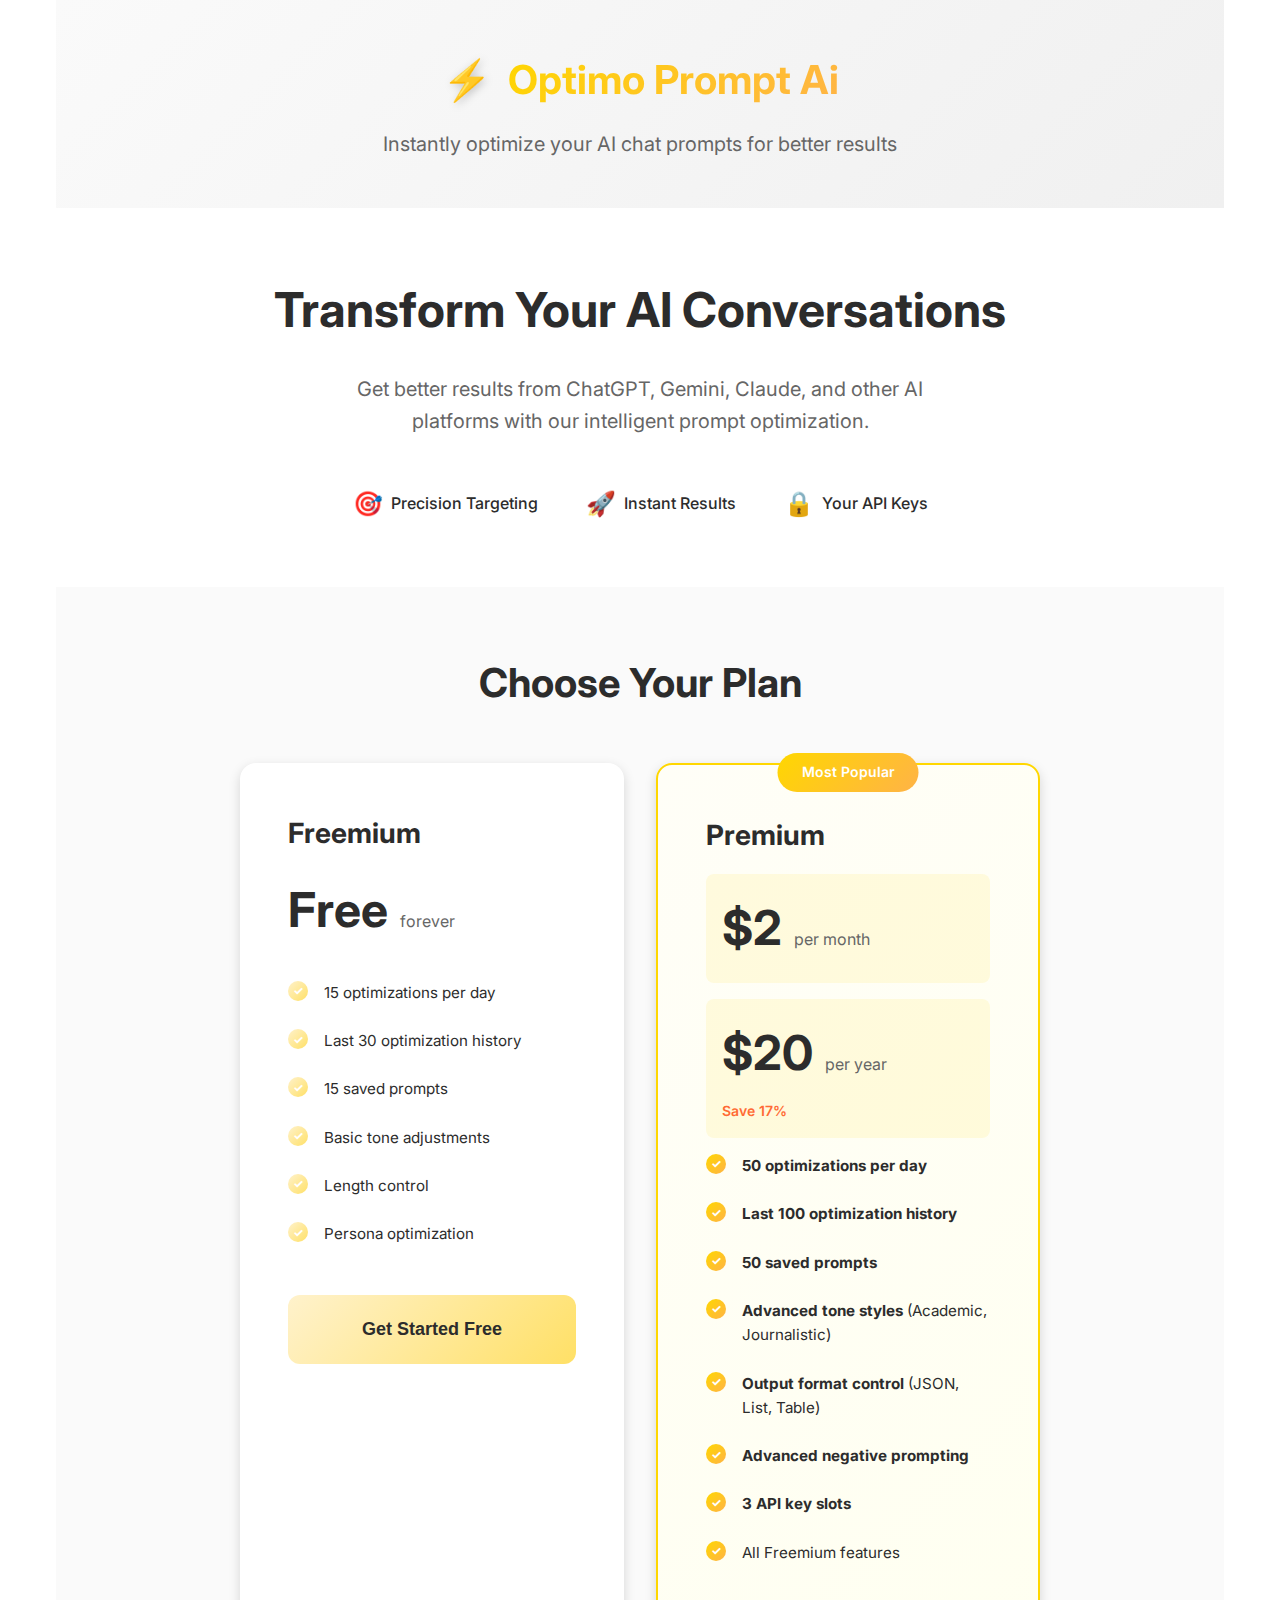
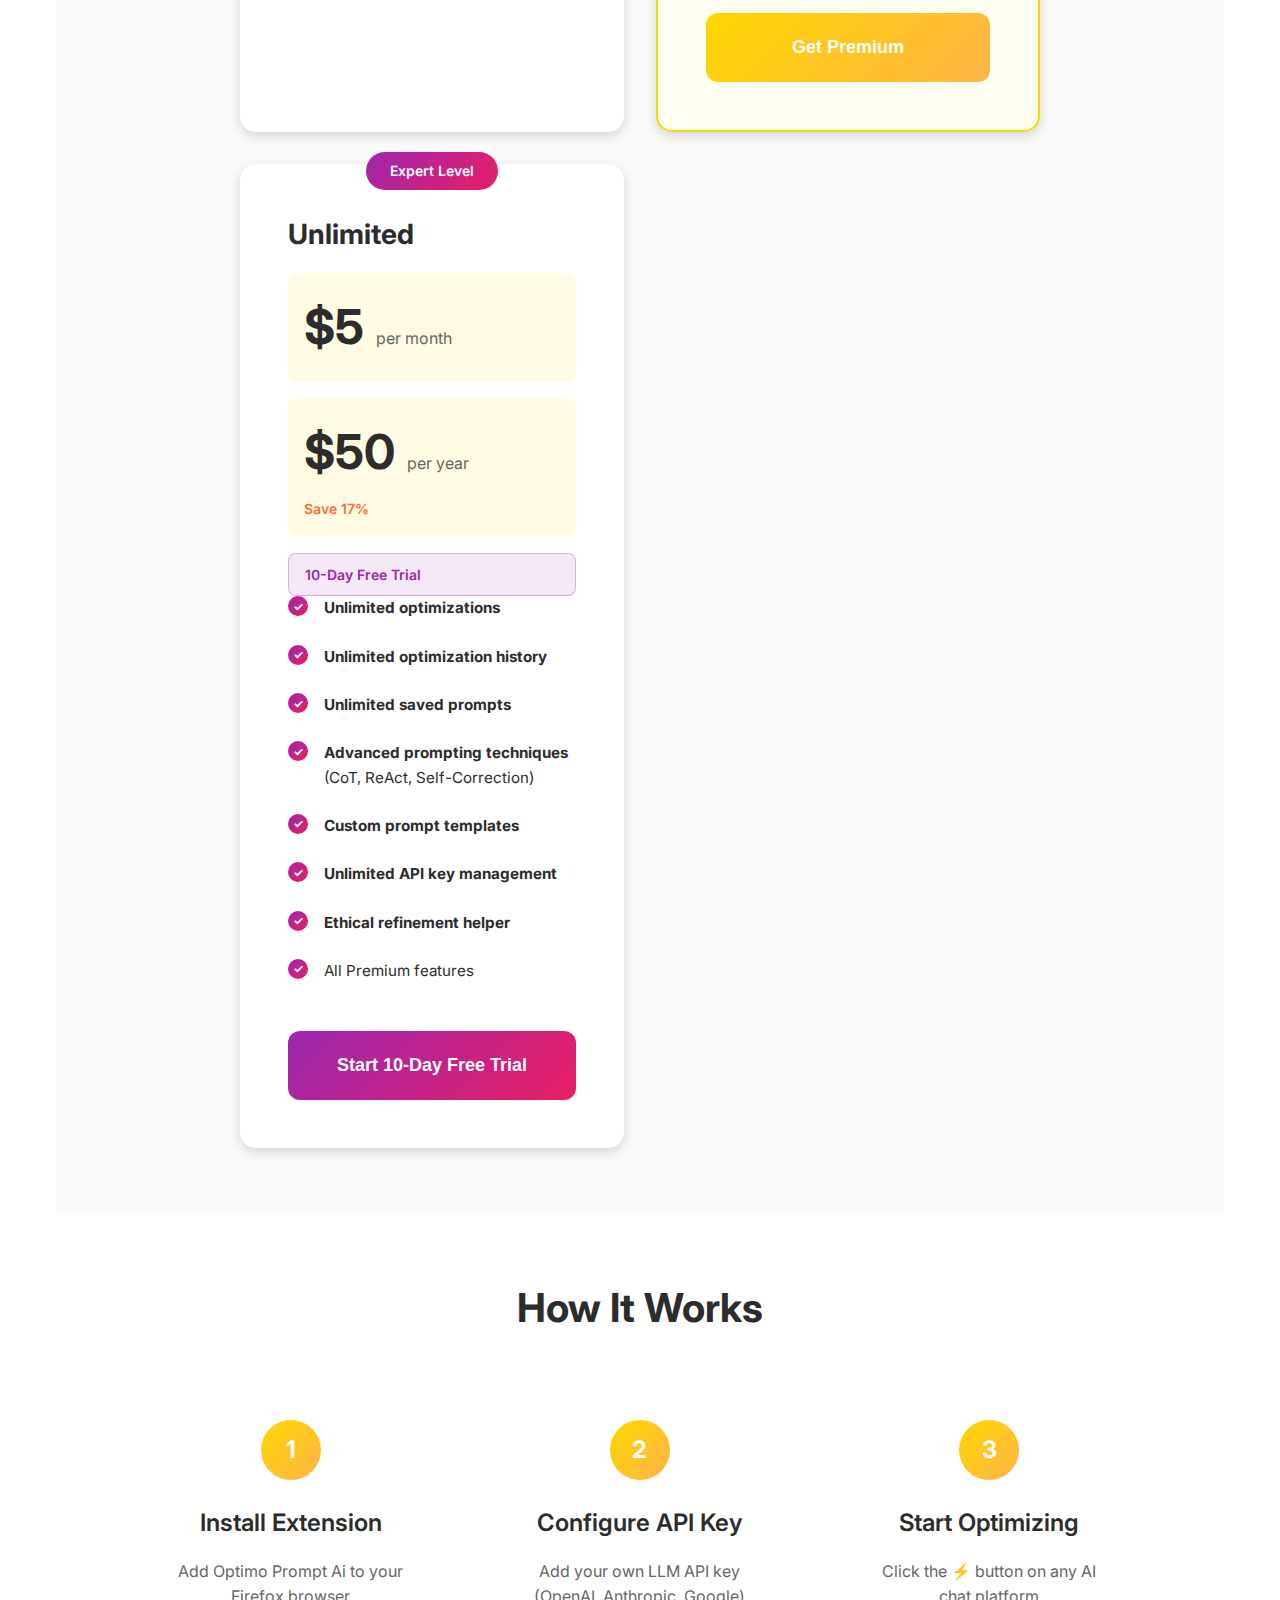
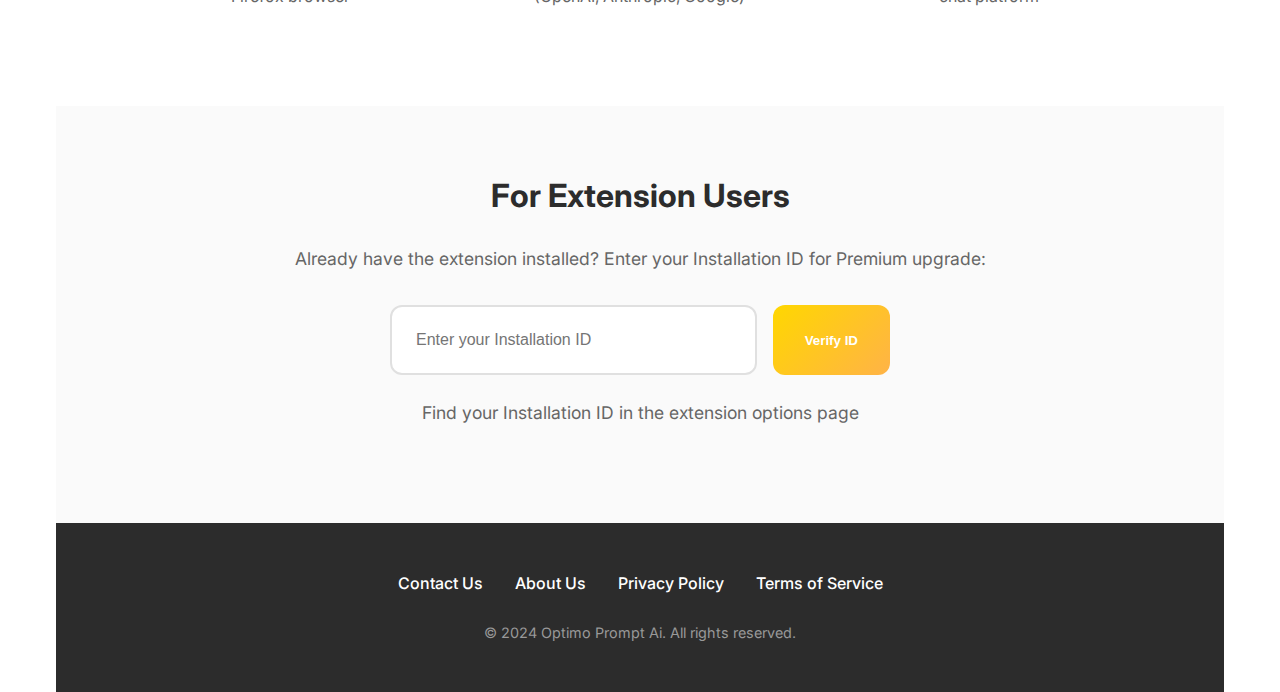
<file: index.html>
<!DOCTYPE html>
<html lang="en">
<head>
    <meta charset="UTF-8">
    <meta name="viewport" content="width=device-width, initial-scale=1.0">
    <title>Optimo Prompt Ai - Optimize Your AI Prompts</title>
    <link rel="stylesheet" href="styles.css">
    <link rel="preconnect" href="https://fonts.googleapis.com">
    <link rel="preconnect" href="https://fonts.gstatic.com" crossorigin>
    <link href="https://fonts.googleapis.com/css2?family=Inter:wght@300;400;500;600;700&display=swap" rel="stylesheet">
</head>
<body>
    <div class="container">
        <!-- Header -->
        <header class="header">
            <div class="logo">
                <span class="logo-icon">⚡</span>
                <h1>Optimo Prompt Ai</h1>
            </div>
            <p class="tagline">Instantly optimize your AI chat prompts for better results</p>
        </header>

        <!-- Hero Section -->
        <section class="hero">
            <h2>Transform Your AI Conversations</h2>
            <p>Get better results from ChatGPT, Gemini, Claude, and other AI platforms with our intelligent prompt optimization.</p>
            <div class="hero-features">
                <div class="feature-item">
                    <span class="feature-icon">🎯</span>
                    <span>Precision Targeting</span>
                </div>
                <div class="feature-item">
                    <span class="feature-icon">🚀</span>
                    <span>Instant Results</span>
                </div>
                <div class="feature-item">
                    <span class="feature-icon">🔒</span>
                    <span>Your API Keys</span>
                </div>
            </div>
        </section>

        <!-- Pricing Tiers -->
        <section class="pricing">
            <h3>Choose Your Plan</h3>
            <div class="pricing-grid">
                <!-- Freemium Tier -->
                <div class="pricing-card freemium">
                    <div class="card-header">
                        <h4>Freemium</h4>
                        <div class="price">
                            <span class="amount">Free</span>
                            <span class="period">forever</span>
                        </div>
                    </div>
                    <div class="features">
                        <div class="feature">
                            <span class="check">✓</span>
                            <span>15 optimizations per day</span>
                        </div>
                        <div class="feature">
                            <span class="check">✓</span>
                            <span>Last 30 optimization history</span>
                        </div>
                        <div class="feature">
                            <span class="check">✓</span>
                            <span>15 saved prompts</span>
                        </div>
                        <div class="feature">
                            <span class="check">✓</span>
                            <span>Basic tone adjustments</span>
                        </div>
                        <div class="feature">
                            <span class="check">✓</span>
                            <span>Length control</span>
                        </div>
                        <div class="feature">
                            <span class="check">✓</span>
                            <span>Persona optimization</span>
                        </div>
                    </div>
                    <button class="cta-button free">Get Started Free</button>
                </div>

                <!-- Premium Tier -->
                <div class="pricing-card premium">
                    <div class="card-header">
                        <div class="popular-badge">Most Popular</div>
                        <h4>Premium</h4>
                        <div class="price-options">
                            <div class="price monthly">
                                <span class="amount">$2</span>
                                <span class="period">per month</span>
                            </div>
                            <div class="price yearly">
                                <span class="amount">$20</span>
                                <span class="period">per year</span>
                                <span class="savings">Save 17%</span>
                            </div>
                        </div>
                    </div>
                    <div class="features">
                        <div class="feature">
                            <span class="check premium">✓</span>
                            <span><strong>50 optimizations per day</strong></span>
                        </div>
                        <div class="feature">
                            <span class="check premium">✓</span>
                            <span><strong>Last 100 optimization history</strong></span>
                        </div>
                        <div class="feature">
                            <span class="check premium">✓</span>
                            <span><strong>50 saved prompts</strong></span>
                        </div>
                        <div class="feature">
                            <span class="check premium">✓</span>
                            <span><strong>Advanced tone styles</strong> (Academic, Journalistic)</span>
                        </div>
                        <div class="feature">
                            <span class="check premium">✓</span>
                            <span><strong>Output format control</strong> (JSON, List, Table)</span>
                        </div>
                        <div class="feature">
                            <span class="check premium">✓</span>
                            <span><strong>Advanced negative prompting</strong></span>
                        </div>
                        <div class="feature">
                            <span class="check premium">✓</span>
                            <span><strong>3 API key slots</strong></span>
                        </div>
                        <div class="feature">
                            <span class="check premium">✓</span>
                            <span>All Freemium features</span>
                        </div>
                    </div>
                    <button class="cta-button premium" id="get-premium-btn">Get Premium</button>
                </div>

                <!-- Unlimited Tier -->
                <div class="pricing-card unlimited">
                    <div class="card-header">
                        <div class="unlimited-badge">Expert Level</div>
                        <h4>Unlimited</h4>
                        <div class="price-options">
                            <div class="price monthly">
                                <span class="amount">$5</span>
                                <span class="period">per month</span>
                            </div>
                            <div class="price yearly">
                                <span class="amount">$50</span>
                                <span class="period">per year</span>
                                <span class="savings">Save 17%</span>
                            </div>
                        </div>
                        <div class="trial-banner">
                            <span class="trial-text">10-Day Free Trial</span>
                        </div>
                    </div>
                    <div class="features">
                        <div class="feature">
                            <span class="check unlimited">✓</span>
                            <span><strong>Unlimited optimizations</strong></span>
                        </div>
                        <div class="feature">
                            <span class="check unlimited">✓</span>
                            <span><strong>Unlimited optimization history</strong></span>
                        </div>
                        <div class="feature">
                            <span class="check unlimited">✓</span>
                            <span><strong>Unlimited saved prompts</strong></span>
                        </div>
                        <div class="feature">
                            <span class="check unlimited">✓</span>
                            <span><strong>Advanced prompting techniques</strong> (CoT, ReAct, Self-Correction)</span>
                        </div>
                        <div class="feature">
                            <span class="check unlimited">✓</span>
                            <span><strong>Custom prompt templates</strong></span>
                        </div>
                        <div class="feature">
                            <span class="check unlimited">✓</span>
                            <span><strong>Unlimited API key management</strong></span>
                        </div>
                        <div class="feature">
                            <span class="check unlimited">✓</span>
                            <span><strong>Ethical refinement helper</strong></span>
                        </div>
                        <div class="feature">
                            <span class="check unlimited">✓</span>
                            <span>All Premium features</span>
                        </div>
                    </div>
                    <button class="cta-button unlimited" id="start-unlimited-trial-btn">Start 10-Day Free Trial</button>
                </div>
            </div>
        </section>

        <!-- How It Works -->
        <section class="how-it-works">
            <h3>How It Works</h3>
            <div class="steps">
                <div class="step">
                    <div class="step-number">1</div>
                    <h4>Install Extension</h4>
                    <p>Add Optimo Prompt Ai to your Firefox browser</p>
                </div>
                <div class="step">
                    <div class="step-number">2</div>
                    <h4>Configure API Key</h4>
                    <p>Add your own LLM API key (OpenAI, Anthropic, Google)</p>
                </div>
                <div class="step">
                    <div class="step-number">3</div>
                    <h4>Start Optimizing</h4>
                    <p>Click the ⚡ button on any AI chat platform</p>
                </div>
            </div>
        </section>

        <!-- User ID Section -->
        <section class="user-id-section">
            <h3>For Extension Users</h3>
            <p>Already have the extension installed? Enter your Installation ID for Premium upgrade:</p>
            <div class="user-id-input">
                <input type="text" id="user-id-input" placeholder="Enter your Installation ID">
                <button id="verify-id-btn">Verify ID</button>
            </div>
            <p class="user-id-help">Find your Installation ID in the extension options page</p>
        </section>

        <!-- Footer -->
        <footer class="footer">
            <div class="footer-links">
                <a href="#">Contact Us</a>
                <a href="#">About Us</a>
                <a href="#">Privacy Policy</a>
                <a href="#">Terms of Service</a>
            </div>
            <p>&copy; 2024 Optimo Prompt Ai. All rights reserved.</p>
        </footer>
    </div>

    <!-- Paddle.js Integration -->
    <script src="https://cdn.paddle.com/paddle/v2/paddle.js"></script>
    <script src="script.js"></script>
</body>
</html>
</file>
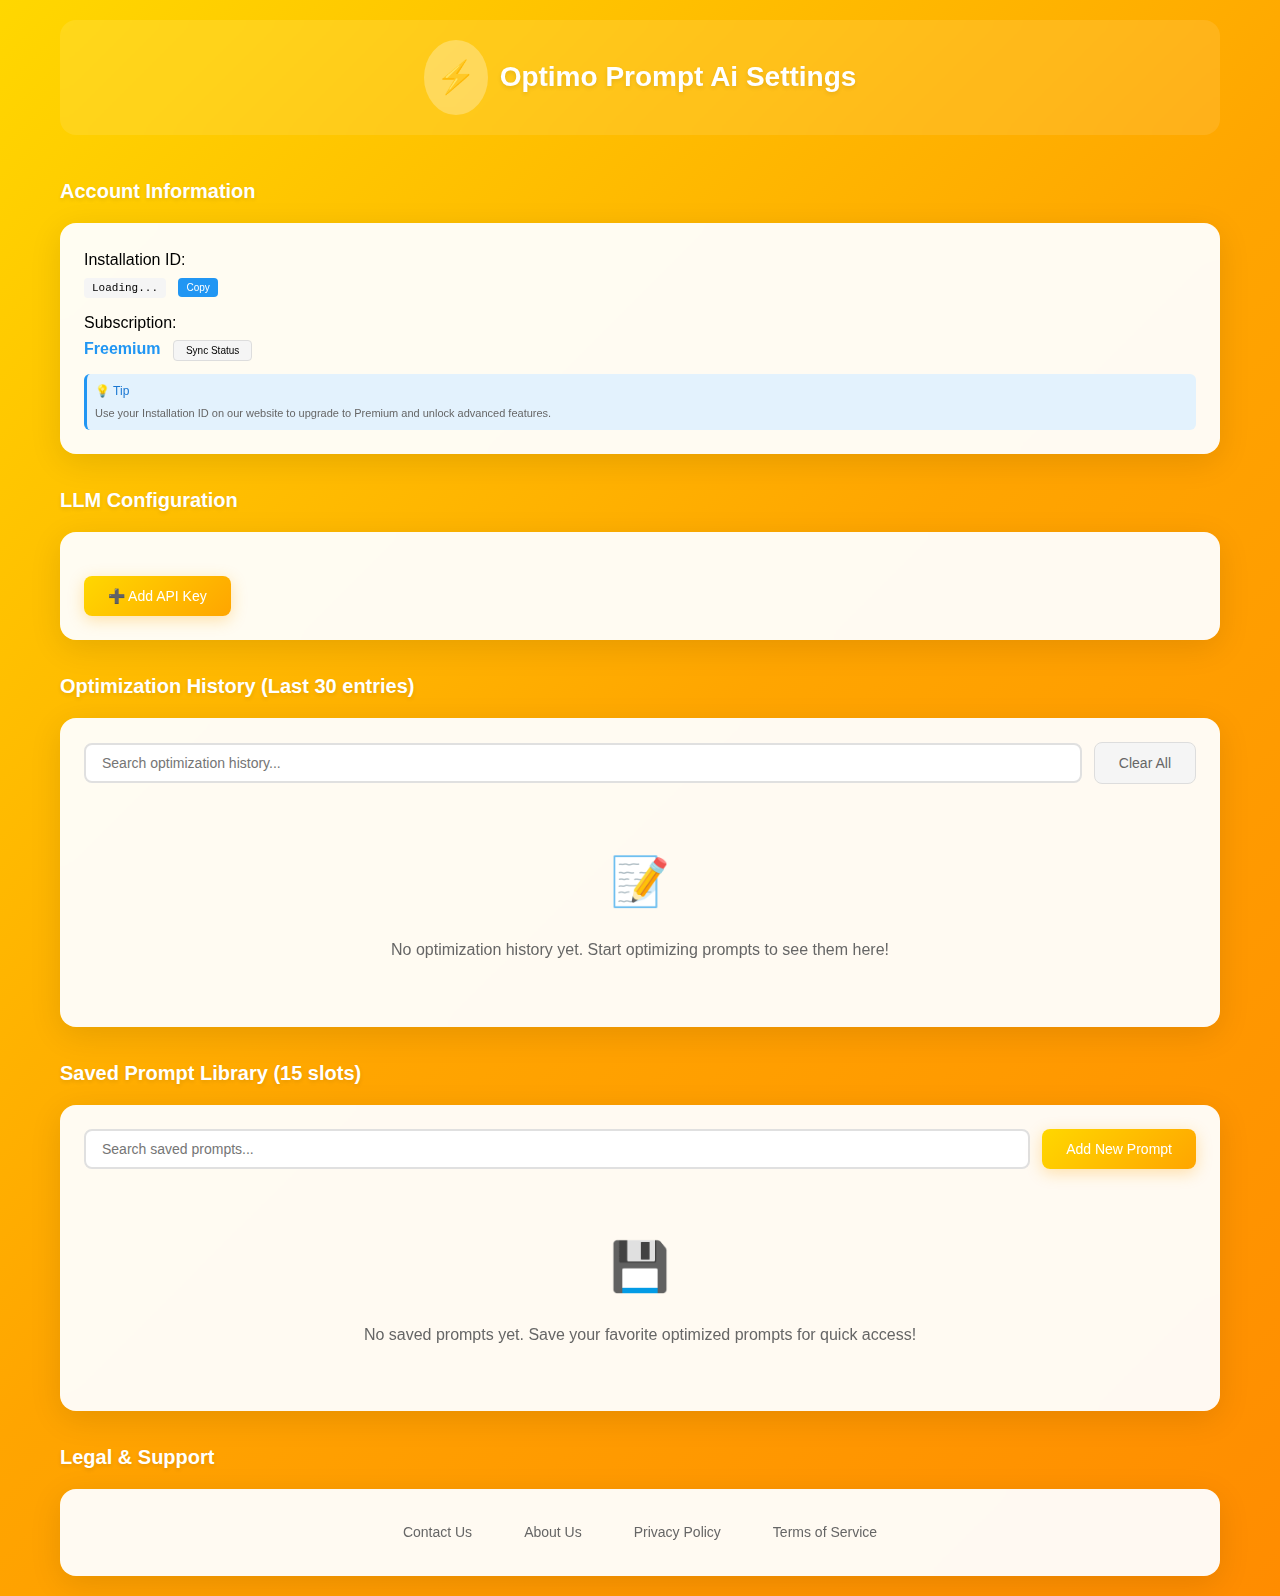
<file: options.html>
<!DOCTYPE html>
<html lang="en">
<head>
    <meta charset="UTF-8">
    <meta name="viewport" content="width=device-width, initial-scale=1.0">
    <title>Optimo Prompt Ai - Settings</title>
    <link rel="stylesheet" href="options.css">
</head>
<body>
    <div class="container">
        <header class="header">
            <div class="logo">
                <span class="lightning">⚡</span>
                <h1>Optimo Prompt Ai Settings</h1>
            </div>
        </header>

        <main class="main-content">
            <!-- Account & Subscription Section -->
            <section class="section">
                <h2>Account Information</h2>
                <div class="card">
                    <div class="account-info">
                        <div class="info-row">
                            <span class="info-label">Installation ID:</span>
                            <div class="info-value">
                                <code id="userIdDisplay" style="font-size: 11px; background: #f5f5f5; padding: 4px 8px; border-radius: 4px; user-select: all;">Loading...</code>
                                <button id="copyUserId" style="margin-left: 8px; padding: 4px 8px; font-size: 10px; background: #2196F3; color: white; border: none; border-radius: 4px; cursor: pointer;">Copy</button>
                            </div>
                        </div>
                        <div class="info-row" style="margin-top: 12px;">
                            <span class="info-label">Subscription:</span>
                            <div class="info-value">
                                <span id="subscriptionStatusDisplay" style="font-weight: 600; color: #2196F3;">Freemium</span>
                                <button id="syncBackend" style="margin-left: 8px; padding: 4px 12px; font-size: 10px; background: #f5f5f5; border: 1px solid #ddd; border-radius: 4px; cursor: pointer;">Sync Status</button>
                            </div>
                        </div>
                        <div style="margin-top: 12px; padding: 8px; background: #e3f2fd; border-radius: 6px; border-left: 3px solid #2196f3;">
                            <div style="font-size: 12px; color: #1976d2; margin-bottom: 4px;">💡 Tip</div>
                            <div style="font-size: 11px; color: #666;">Use your Installation ID on our website to upgrade to Premium and unlock advanced features.</div>
                        </div>
                    </div>
                </div>
            </section>

            <!-- Multi-LLM Configuration Section -->
            <section class="section">
                <h2 id="llmSectionTitle">LLM Configuration</h2>
                <div class="card">
                    <div id="apiKeysList" class="api-keys-list">
                        <!-- API keys will be loaded here -->
                    </div>
                    
                    <div id="addApiKeyForm" class="add-api-key-form" style="display: none;">
                        <div class="form-group">
                            <label for="llmProvider">LLM Provider</label>
                            <select id="llmProvider">
                                <option value="openai">OpenAI (GPT-4, GPT-3.5)</option>
                                <option value="anthropic">Anthropic (Claude)</option>
                                <option value="google">Google (Gemini)</option>
                                <option value="deepseek">DeepSeek</option>
                                <option value="kimi">Kimi</option>
                                <option value="grok">Grok</option>
                                <option value="qwen">Qwen</option>
                                <option value="mistral">Mistral</option>
                                <option value="glm">GLM 4.5</option>
                                <option value="llama">Llama</option>
                                <option value="together">Together AI</option>
                                <option value="openrouter">OpenRouter</option>
                                <option value="custom">Custom API Endpoint</option>
                            </select>
                            <div class="help-text">
                                <p>Choose your preferred LLM provider for prompt optimization.</p>
                            </div>
                        </div>
                        
                        <div class="form-group">
                            <label for="apiKey">API Key</label>
                            <div class="input-group">
                                <input type="password" id="apiKey" placeholder="Enter your API key">
                                <button type="button" id="toggleApiKey" class="toggle-btn" title="Toggle visibility">👁️</button>
                            </div>
                            <div class="help-text" id="apiKeyHelp">
                                <p>Get your API key from the provider's dashboard.</p>
                                <p>Your API key is stored locally and never shared with our servers.</p>
                            </div>
                        </div>
                        
                        <div class="form-group" id="customEndpointGroup" style="display: none;">
                            <label for="customEndpoint">Custom API Endpoint</label>
                            <input type="url" id="customEndpoint" placeholder="https://api.example.com/v1/chat/completions">
                            <div class="help-text">
                                <p>Enter the full URL for your custom LLM API endpoint.</p>
                            </div>
                        </div>
                        
                        <div class="form-group" id="modelGroup">
                            <label for="modelName">Model Name</label>
                            <input type="text" id="modelName" placeholder="gpt-4">
                            <div class="help-text">
                                <p>Specify the model to use (e.g., gpt-4, claude-3-sonnet, gemini-pro).</p>
                            </div>
                        </div>
                        
                        <div class="form-actions">
                            <button type="button" id="saveConfig" class="btn-primary">Save API Key</button>
                            <button type="button" id="testConnection" class="btn-secondary">Test Connection</button>
                            <button type="button" id="cancelAddKey" class="btn-secondary">Cancel</button>
                        </div>
                        <div id="configStatus" class="status-message"></div>
                    </div>
                    
                    <button type="button" id="addApiKeyBtn" class="btn-primary">
                        <span>➕</span> Add API Key
                    </button>
                </div>
            </section>

            <!-- Prompt Templates Section (Unlimited Only) -->
            <section class="section templates-section" id="templatesSection" style="display: none;">
                <h2>Prompt Templates</h2>
                <div class="card">
                    <div class="search-bar">
                        <input type="text" id="templatesSearch" placeholder="Search templates...">
                        <button type="button" id="addTemplate" class="btn-primary">Create Template</button>
                    </div>
                    <div id="templatesContainer" class="templates-container">
                        <div class="empty-state">
                            <span class="empty-icon">📋</span>
                            <p>No templates yet. Create your first custom prompt template!</p>
                        </div>
                    </div>
                </div>
            </section>

            <!-- Optimization History Section -->
            <section class="section history-section">
                <h2 id="historyTitle">Optimization History (Last 30 entries)</h2>
                <div class="card">
                    <div class="search-bar">
                        <input type="text" id="historySearch" placeholder="Search optimization history...">
                        <button type="button" id="clearHistory" class="btn-secondary">Clear All</button>
                    </div>
                    <div id="historyContainer" class="history-container">
                        <div class="empty-state">
                            <span class="empty-icon">📝</span>
                            <p>No optimization history yet. Start optimizing prompts to see them here!</p>
                        </div>
                    </div>
                </div>
            </section>

            <!-- Saved Prompt Library Section -->
            <section class="section library-section">
                <h2 id="libraryTitle">Saved Prompt Library (15 slots)</h2>
                <div class="card">
                    <div class="search-bar">
                        <input type="text" id="librarySearch" placeholder="Search saved prompts...">
                        <button type="button" id="addPrompt" class="btn-primary">Add New Prompt</button>
                    </div>
                    <div id="libraryContainer" class="library-container">
                        <div class="empty-state">
                            <span class="empty-icon">💾</span>
                            <p>No saved prompts yet. Save your favorite optimized prompts for quick access!</p>
                        </div>
                    </div>
                </div>
            </section>

            <!-- Legal Section -->
            <section class="section">
                <h2>Legal & Support</h2>
                <div class="card">
                    <div class="legal-links">
                        <a href="#" class="legal-link">Contact Us</a>
                        <a href="#" class="legal-link">About Us</a>
                        <a href="#" class="legal-link">Privacy Policy</a>
                        <a href="#" class="legal-link">Terms of Service</a>
                    </div>
                </div>
            </section>
        </main>
    </div>

    <!-- Modal for adding/editing prompts -->
    <div id="promptModal" class="modal">
        <div class="modal-content">
            <div class="modal-header">
                <h3 id="modalTitle">Add New Prompt</h3>
                <button type="button" id="closeModal" class="close-btn">×</button>
            </div>
            <div class="modal-body">
                <div class="form-group">
                    <label for="promptTitle">Title</label>
                    <input type="text" id="promptTitle" placeholder="Enter prompt title">
                </div>
                <div class="form-group">
                    <label for="promptContent">Prompt Content</label>
                    <textarea id="promptContent" rows="6" placeholder="Enter your prompt content"></textarea>
                </div>
            </div>
            <div class="modal-footer">
                <button type="button" id="cancelPrompt" class="btn-secondary">Cancel</button>
                <button type="button" id="savePrompt" class="btn-primary">Save</button>
            </div>
        </div>
    </div>

    <script src="options.js"></script>
</body>
</html>
</file>
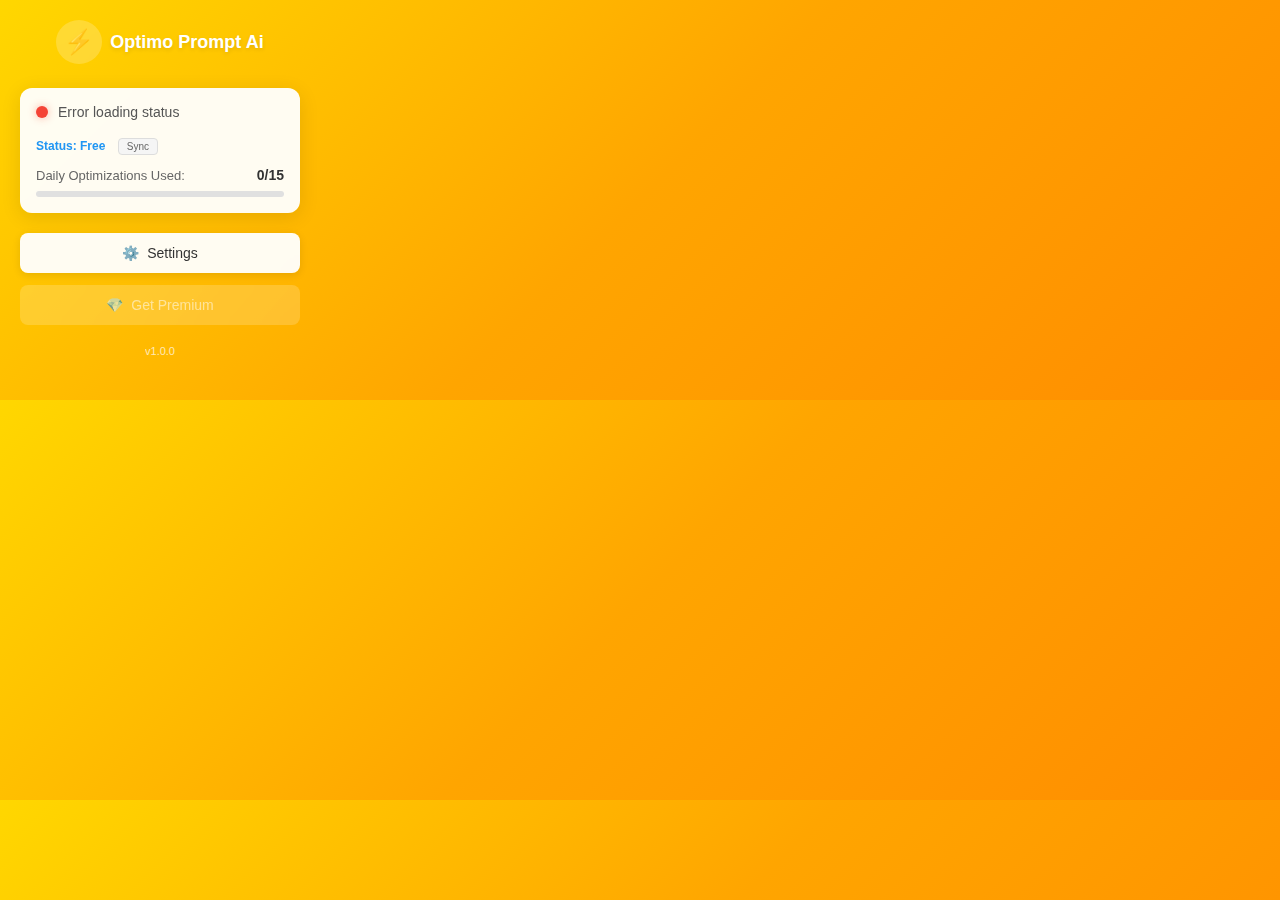
<file: popup.html>
<!DOCTYPE html>
<html lang="en">
<head>
    <meta charset="UTF-8">
    <meta name="viewport" content="width=device-width, initial-scale=1.0">
    <title>Optimo Prompt Ai</title>
    <link rel="stylesheet" href="popup.css">
</head>
<body>
    <div class="popup-container">
        <div class="header">
            <div class="logo">
                <span class="lightning">⚡</span>
                <h2>Optimo Prompt Ai</h2>
            </div>
        </div>
        
        <div class="status-section">
            <div class="api-status">
                <div class="status-indicator" id="statusIndicator"></div>
                <span id="statusMessage">Checking API status...</span>
            </div>
            
            <div class="subscription-info">
                <span id="subscriptionStatus" style="font-size: 12px; font-weight: 600; color: #2196F3;">Status: Free</span>
                <button id="syncBtn" style="
                    margin-left: 8px;
                    padding: 2px 8px;
                    font-size: 10px;
                    background: #f5f5f5;
                    border: 1px solid #ddd;
                    border-radius: 4px;
                    cursor: pointer;
                    color: #666;
                ">Sync</button>
            </div>
            
            <div class="usage-info">
                <div class="usage-counter">
                    <span class="usage-label">Daily Optimizations Used:</span>
                    <span class="usage-count" id="usageCount">0/15</span>
                </div>
                <div class="usage-bar">
                    <div class="usage-progress" id="usageProgress"></div>
                </div>
            </div>
        </div>
        
        <div class="actions">
            <button class="btn-primary" id="settingsBtn">
                <span>⚙️</span>
                Settings
            </button>
            <button class="btn-secondary" id="premiumBtn" disabled>
                <span>💎</span>
                Get Premium
            </button>
        </div>
        
        <div class="footer">
            <p class="version">v1.0.0</p>
        </div>
    </div>
    
    <script src="popup.js"></script>
</body>
</html>
</file>
<file: styles.css>
/* Optimo Prompt Ai - Landing Page Styles */
/* Modern clean UI with yellow gradient brand colors */

* {
    margin: 0;
    padding: 0;
    box-sizing: border-box;
}

:root {
    /* Brand Colors - Yellow Gradient Theme */
    --primary-gradient: linear-gradient(135deg, #ffd700 0%, #ffb347 100%);
    --secondary-gradient: linear-gradient(135deg, #fff2cc 0%, #ffe066 100%);
    --accent-gradient: linear-gradient(135deg, #ff8c00 0%, #ffa500 100%);
    
    /* Text Colors */
    --text-primary: #2c2c2c;
    --text-secondary: #666666;
    --text-muted: #999999;
    --text-white: #ffffff;
    
    /* Background Colors */
    --bg-primary: #ffffff;
    --bg-secondary: #fafafa;
    --bg-card: #ffffff;
    
    /* Spacing */
    --spacing-xs: 0.5rem;
    --spacing-sm: 1rem;
    --spacing-md: 1.5rem;
    --spacing-lg: 2rem;
    --spacing-xl: 3rem;
    --spacing-xxl: 4rem;
    
    /* Border Radius */
    --radius-sm: 8px;
    --radius-md: 12px;
    --radius-lg: 16px;
    
    /* Shadows */
    --shadow-sm: 0 2px 4px rgba(0, 0, 0, 0.1);
    --shadow-md: 0 4px 12px rgba(0, 0, 0, 0.15);
    --shadow-lg: 0 8px 24px rgba(0, 0, 0, 0.2);
}

body {
    font-family: 'Inter', -apple-system, BlinkMacSystemFont, 'Segoe UI', Roboto, sans-serif;
    line-height: 1.6;
    color: var(--text-primary);
    background: var(--bg-primary);
}

.container {
    max-width: 1200px;
    margin: 0 auto;
    padding: 0 var(--spacing-sm);
}

/* Header */
.header {
    text-align: center;
    padding: var(--spacing-xl) 0;
    background: linear-gradient(135deg, #fafafa 0%, #f0f0f0 100%);
}

.logo {
    display: flex;
    align-items: center;
    justify-content: center;
    gap: var(--spacing-sm);
    margin-bottom: var(--spacing-sm);
}

.logo-icon {
    font-size: 2.5rem;
    filter: drop-shadow(2px 2px 4px rgba(0, 0, 0, 0.2));
}

.logo h1 {
    font-size: 2.5rem;
    font-weight: 700;
    background: var(--primary-gradient);
    background-clip: text;
    -webkit-background-clip: text;
    -webkit-text-fill-color: transparent;
    color: #ffd700; /* Fallback for older browsers */
}

.tagline {
    font-size: 1.25rem;
    color: var(--text-secondary);
    margin-top: var(--spacing-sm);
}

/* Hero Section */
.hero {
    text-align: center;
    padding: var(--spacing-xxl) 0;
}

.hero h2 {
    font-size: 3rem;
    font-weight: 700;
    margin-bottom: var(--spacing-md);
    color: var(--text-primary);
}

.hero p {
    font-size: 1.25rem;
    color: var(--text-secondary);
    margin-bottom: var(--spacing-xl);
    max-width: 600px;
    margin-left: auto;
    margin-right: auto;
}

.hero-features {
    display: flex;
    justify-content: center;
    gap: var(--spacing-xl);
    flex-wrap: wrap;
}

.feature-item {
    display: flex;
    align-items: center;
    gap: var(--spacing-xs);
    font-weight: 500;
}

.feature-icon {
    font-size: 1.5rem;
}

/* Pricing Section */
.pricing {
    padding: var(--spacing-xxl) 0;
    background: var(--bg-secondary);
}

.pricing h3 {
    text-align: center;
    font-size: 2.5rem;
    font-weight: 700;
    margin-bottom: var(--spacing-xl);
    color: var(--text-primary);
}

.pricing-grid {
    display: grid;
    grid-template-columns: repeat(auto-fit, minmax(350px, 1fr));
    gap: var(--spacing-lg);
    max-width: 800px;
    margin: 0 auto;
}

.pricing-card {
    background: var(--bg-card);
    border-radius: var(--radius-lg);
    padding: var(--spacing-xl);
    box-shadow: var(--shadow-md);
    position: relative;
    transition: transform 0.3s ease, box-shadow 0.3s ease;
}

.pricing-card:hover {
    transform: translateY(-4px);
    box-shadow: var(--shadow-lg);
}

.pricing-card.premium {
    border: 2px solid #ffd700;
    background: linear-gradient(135deg, #fffef7 0%, #fffff0 100%);
}

.popular-badge {
    position: absolute;
    top: -12px;
    left: 50%;
    transform: translateX(-50%);
    background: var(--primary-gradient);
    color: var(--text-white);
    padding: var(--spacing-xs) var(--spacing-md);
    border-radius: 20px;
    font-weight: 600;
    font-size: 0.875rem;
}

.unlimited-badge {
    position: absolute;
    top: -12px;
    left: 50%;
    transform: translateX(-50%);
    background: linear-gradient(135deg, #9c27b0, #e91e63);
    color: var(--text-white);
    padding: var(--spacing-xs) var(--spacing-md);
    border-radius: 20px;
    font-weight: 600;
    font-size: 0.875rem;
}

.trial-banner {
    margin-top: var(--spacing-sm);
    padding: var(--spacing-xs) var(--spacing-sm);
    background: rgba(156, 39, 176, 0.1);
    border-radius: var(--radius-sm);
    border: 1px solid rgba(156, 39, 176, 0.3);
}

.trial-text {
    font-size: 0.875rem;
    font-weight: 600;
    color: #9c27b0;
}

.card-header h4 {
    font-size: 1.75rem;
    font-weight: 700;
    margin-bottom: var(--spacing-sm);
    color: var(--text-primary);
}

.price {
    margin-bottom: var(--spacing-lg);
}

.price .amount {
    font-size: 3rem;
    font-weight: 700;
    color: var(--text-primary);
}

.price .period {
    font-size: 1rem;
    color: var(--text-secondary);
    margin-left: var(--spacing-xs);
}

.price-options .price {
    margin-bottom: var(--spacing-sm);
    padding: var(--spacing-sm);
    border-radius: var(--radius-sm);
    background: rgba(255, 215, 0, 0.1);
}

.savings {
    display: block;
    font-size: 0.875rem;
    color: #ff6b35;
    font-weight: 600;
    margin-top: var(--spacing-xs);
}

.features {
    margin-bottom: var(--spacing-xl);
}

.feature {
    display: flex;
    align-items: flex-start;
    gap: var(--spacing-sm);
    margin-bottom: var(--spacing-md);
    font-size: 0.95rem;
}

.check {
    background: var(--secondary-gradient);
    color: var(--text-white);
    border-radius: 50%;
    width: 20px;
    height: 20px;
    display: flex;
    align-items: center;
    justify-content: center;
    font-weight: 700;
    font-size: 0.75rem;
    flex-shrink: 0;
}

.check.premium {
    background: var(--primary-gradient);
}

.check.unlimited {
    background: linear-gradient(135deg, #9c27b0, #e91e63);
}

.cta-button {
    width: 100%;
    padding: var(--spacing-md) var(--spacing-lg);
    border: none;
    border-radius: var(--radius-md);
    font-size: 1.125rem;
    font-weight: 600;
    cursor: pointer;
    transition: all 0.3s ease;
}

.cta-button.free {
    background: var(--secondary-gradient);
    color: var(--text-primary);
}

.cta-button.premium {
    background: var(--primary-gradient);
    color: var(--text-white);
}

.cta-button.unlimited {
    background: linear-gradient(135deg, #9c27b0, #e91e63);
    color: var(--text-white);
}

.cta-button:hover {
    transform: translateY(-2px);
    box-shadow: var(--shadow-md);
}

.cta-button:active {
    transform: translateY(0);
}

/* How It Works Section */
.how-it-works {
    padding: var(--spacing-xxl) 0;
    text-align: center;
}

.how-it-works h3 {
    font-size: 2.5rem;
    font-weight: 700;
    margin-bottom: var(--spacing-xl);
    color: var(--text-primary);
}

.steps {
    display: grid;
    grid-template-columns: repeat(auto-fit, minmax(300px, 1fr));
    gap: var(--spacing-xl);
    max-width: 1000px;
    margin: 0 auto;
}

.step {
    padding: var(--spacing-lg);
}

.step-number {
    width: 60px;
    height: 60px;
    background: var(--primary-gradient);
    color: var(--text-white);
    border-radius: 50%;
    display: flex;
    align-items: center;
    justify-content: center;
    font-size: 1.5rem;
    font-weight: 700;
    margin: 0 auto var(--spacing-md) auto;
}

.step h4 {
    font-size: 1.5rem;
    font-weight: 600;
    margin-bottom: var(--spacing-sm);
    color: var(--text-primary);
}

.step p {
    color: var(--text-secondary);
    font-size: 1rem;
}

/* User ID Section */
.user-id-section {
    padding: var(--spacing-xxl) 0;
    background: var(--bg-secondary);
    text-align: center;
}

.user-id-section h3 {
    font-size: 2rem;
    font-weight: 700;
    margin-bottom: var(--spacing-md);
    color: var(--text-primary);
}

.user-id-section p {
    color: var(--text-secondary);
    margin-bottom: var(--spacing-lg);
    font-size: 1.1rem;
}

.user-id-input {
    display: flex;
    gap: var(--spacing-sm);
    max-width: 500px;
    margin: 0 auto var(--spacing-md) auto;
}

.user-id-input input {
    flex: 1;
    padding: var(--spacing-md);
    border: 2px solid #e0e0e0;
    border-radius: var(--radius-md);
    font-size: 1rem;
    transition: border-color 0.3s ease;
}

.user-id-input input:focus {
    outline: none;
    border-color: #ffd700;
}

.user-id-input button {
    padding: var(--spacing-md) var(--spacing-lg);
    background: var(--primary-gradient);
    color: var(--text-white);
    border: none;
    border-radius: var(--radius-md);
    font-weight: 600;
    cursor: pointer;
    transition: transform 0.3s ease;
}

.user-id-input button:hover {
    transform: translateY(-2px);
}

.user-id-help {
    font-size: 0.9rem;
    color: var(--text-muted);
}

/* Footer */
.footer {
    padding: var(--spacing-xl) 0;
    background: var(--text-primary);
    color: var(--text-white);
    text-align: center;
}

.footer-links {
    display: flex;
    justify-content: center;
    gap: var(--spacing-lg);
    margin-bottom: var(--spacing-md);
    flex-wrap: wrap;
}

.footer-links a {
    color: var(--text-white);
    text-decoration: none;
    font-weight: 500;
    transition: color 0.3s ease;
}

.footer-links a:hover {
    color: #ffd700;
}

.footer p {
    color: var(--text-muted);
    font-size: 0.9rem;
}

/* Responsive Design */
@media (max-width: 768px) {
    .hero h2 {
        font-size: 2.5rem;
    }
    
    .hero-features {
        gap: var(--spacing-lg);
    }
    
    .feature-item {
        flex-direction: column;
        text-align: center;
        gap: var(--spacing-xs);
    }
    
    .pricing-grid {
        grid-template-columns: 1fr;
        max-width: 400px;
    }
    
    .steps {
        grid-template-columns: 1fr;
        gap: var(--spacing-lg);
    }
    
    .user-id-input {
        flex-direction: column;
    }
    
    .footer-links {
        gap: var(--spacing-md);
    }
}

@media (max-width: 480px) {
    .container {
        padding: 0 var(--spacing-xs);
    }
    
    .logo h1 {
        font-size: 2rem;
    }
    
    .hero h2 {
        font-size: 2rem;
    }
    
    .pricing h3, .how-it-works h3 {
        font-size: 2rem;
    }
}
</file>
<file: options.css>
* {
    margin: 0;
    padding: 0;
    box-sizing: border-box;
}

body {
    font-family: -apple-system, BlinkMacSystemFont, 'Segoe UI', Roboto, sans-serif;
    background: linear-gradient(135deg, #FFD700 0%, #FFA500 50%, #FF8C00 100%);
    min-height: 100vh;
    line-height: 1.6;
}

.container {
    max-width: 1200px;
    margin: 0 auto;
    padding: 20px;
}

.header {
    text-align: center;
    margin-bottom: 40px;
    background: rgba(255, 255, 255, 0.1);
    padding: 20px;
    border-radius: 16px;
    backdrop-filter: blur(10px);
}

.logo {
    display: flex;
    align-items: center;
    justify-content: center;
    gap: 12px;
}

.lightning {
    font-size: 32px;
    background: rgba(255, 255, 255, 0.2);
    padding: 12px;
    border-radius: 50%;
    backdrop-filter: blur(10px);
}

.header h1 {
    color: #fff;
    font-size: 28px;
    font-weight: 600;
    text-shadow: 0 2px 4px rgba(0, 0, 0, 0.1);
}

.main-content {
    display: flex;
    flex-direction: column;
    gap: 30px;
}

.section h2 {
    color: #fff;
    font-size: 20px;
    font-weight: 600;
    margin-bottom: 16px;
    text-shadow: 0 2px 4px rgba(0, 0, 0, 0.1);
}

.card {
    background: rgba(255, 255, 255, 0.95);
    border-radius: 16px;
    padding: 24px;
    backdrop-filter: blur(10px);
    box-shadow: 0 8px 32px rgba(0, 0, 0, 0.1);
}

.form-group {
    margin-bottom: 20px;
}

.form-group label {
    display: block;
    font-weight: 500;
    margin-bottom: 8px;
    color: #333;
}

.input-group {
    position: relative;
    display: flex;
    align-items: center;
}

.input-group input {
    flex: 1;
    padding: 12px 16px;
    border: 2px solid #e0e0e0;
    border-radius: 8px;
    font-size: 14px;
    transition: border-color 0.2s ease;
}

.input-group input:focus {
    outline: none;
    border-color: #FFA500;
    box-shadow: 0 0 0 3px rgba(255, 165, 0, 0.1);
}

.toggle-btn {
    background: none;
    border: none;
    padding: 8px;
    margin-left: 8px;
    cursor: pointer;
    border-radius: 4px;
    transition: background-color 0.2s ease;
}

.toggle-btn:hover {
    background: rgba(0, 0, 0, 0.05);
}

.help-text {
    margin-top: 8px;
    font-size: 12px;
    color: #666;
}

.help-text a {
    color: #FF8C00;
    text-decoration: none;
}

.help-text a:hover {
    text-decoration: underline;
}

.btn-primary, .btn-secondary {
    padding: 12px 24px;
    border: none;
    border-radius: 8px;
    font-size: 14px;
    font-weight: 500;
    cursor: pointer;
    transition: all 0.2s ease;
}

.btn-primary {
    background: linear-gradient(135deg, #FFD700, #FFA500);
    color: #fff;
    box-shadow: 0 4px 16px rgba(255, 165, 0, 0.3);
}

.btn-primary:hover {
    transform: translateY(-2px);
    box-shadow: 0 6px 20px rgba(255, 165, 0, 0.4);
}

.btn-secondary {
    background: #f5f5f5;
    color: #666;
    border: 1px solid #ddd;
}

.btn-secondary:hover {
    background: #e0e0e0;
}

.status-message {
    margin-top: 12px;
    padding: 8px 12px;
    border-radius: 6px;
    font-size: 13px;
    display: none;
}

.status-message.success {
    background: rgba(76, 175, 80, 0.1);
    color: #2e7d32;
    border: 1px solid rgba(76, 175, 80, 0.3);
    display: block;
}

.status-message.error {
    background: rgba(244, 67, 54, 0.1);
    color: #c62828;
    border: 1px solid rgba(244, 67, 54, 0.3);
    display: block;
}

.search-bar {
    display: flex;
    gap: 12px;
    margin-bottom: 20px;
    align-items: center;
}

.search-bar input {
    flex: 1;
    padding: 10px 16px;
    border: 2px solid #e0e0e0;
    border-radius: 8px;
    font-size: 14px;
}

.search-bar input:focus {
    outline: none;
    border-color: #FFA500;
}

.history-container, .library-container {
    max-height: 400px;
    overflow-y: auto;
}

.history-item, .library-item {
    border: 1px solid #e0e0e0;
    border-radius: 8px;
    padding: 16px;
    margin-bottom: 12px;
    background: #fafafa;
}

.history-item:last-child, .library-item:last-child {
    margin-bottom: 0;
}

.item-header {
    display: flex;
    justify-content: space-between;
    align-items: center;
    margin-bottom: 8px;
}

.item-timestamp {
    font-size: 12px;
    color: #666;
}

.item-content {
    margin-bottom: 12px;
}

.original-prompt, .optimized-prompt {
    margin-bottom: 12px;
}

.prompt-label {
    font-size: 12px;
    font-weight: 500;
    color: #666;
    margin-bottom: 4px;
}

.prompt-text {
    background: #fff;
    padding: 8px 12px;
    border-radius: 6px;
    border: 1px solid #e0e0e0;
    font-size: 13px;
    line-height: 1.4;
}

.item-actions {
    display: flex;
    gap: 8px;
}

.item-actions button {
    padding: 6px 12px;
    border: none;
    border-radius: 4px;
    font-size: 12px;
    cursor: pointer;
    transition: background-color 0.2s ease;
}

.use-btn {
    background: #4CAF50;
    color: white;
}

.use-btn:hover {
    background: #45a049;
}

.edit-btn {
    background: #2196F3;
    color: white;
}

.edit-btn:hover {
    background: #1976D2;
}

.delete-btn {
    background: #f44336;
    color: white;
}

.delete-btn:hover {
    background: #d32f2f;
}

.empty-state {
    text-align: center;
    padding: 40px 20px;
    color: #666;
}

.empty-icon {
    font-size: 48px;
    display: block;
    margin-bottom: 16px;
}

.legal-links {
    display: flex;
    flex-wrap: wrap;
    gap: 20px;
    justify-content: center;
}

.legal-link {
    color: #666;
    text-decoration: none;
    font-size: 14px;
    padding: 8px 16px;
    border-radius: 6px;
    transition: all 0.2s ease;
}

.legal-link:hover {
    background: rgba(255, 165, 0, 0.1);
    color: #FF8C00;
}

/* Modal Styles */
.modal {
    display: none;
    position: fixed;
    z-index: 1000;
    left: 0;
    top: 0;
    width: 100%;
    height: 100%;
    background: rgba(0, 0, 0, 0.5);
    backdrop-filter: blur(4px);
}

.modal.show {
    display: flex;
    align-items: center;
    justify-content: center;
}

.modal-content {
    background: white;
    border-radius: 16px;
    width: 90%;
    max-width: 500px;
    max-height: 80vh;
    overflow-y: auto;
    box-shadow: 0 20px 60px rgba(0, 0, 0, 0.3);
    animation: modalSlideIn 0.3s ease-out;
}

@keyframes modalSlideIn {
    from {
        opacity: 0;
        transform: scale(0.9) translateY(-20px);
    }
    to {
        opacity: 1;
        transform: scale(1) translateY(0);
    }
}

.modal-header {
    display: flex;
    justify-content: space-between;
    align-items: center;
    padding: 20px 24px;
    border-bottom: 1px solid #e0e0e0;
}

.modal-header h3 {
    margin: 0;
    font-size: 18px;
    color: #333;
}

.close-btn {
    background: none;
    border: none;
    font-size: 24px;
    cursor: pointer;
    color: #666;
    padding: 4px;
    border-radius: 4px;
}

.close-btn:hover {
    background: #f0f0f0;
}

.modal-body {
    padding: 24px;
}

.modal-body textarea {
    width: 100%;
    padding: 12px 16px;
    border: 2px solid #e0e0e0;
    border-radius: 8px;
    font-size: 14px;
    font-family: inherit;
    resize: vertical;
}

.modal-body textarea:focus {
    outline: none;
    border-color: #FFA500;
}

.modal-footer {
    display: flex;
    justify-content: flex-end;
    gap: 12px;
    padding: 20px 24px;
    border-top: 1px solid #e0e0e0;
}

/* Responsive Design */
@media (max-width: 768px) {
    .container {
        padding: 16px;
    }
    
    .header h1 {
        font-size: 24px;
    }
    
    .card {
        padding: 20px;
    }
    
    .search-bar {
        flex-direction: column;
    }
    
    .search-bar input {
        margin-bottom: 12px;
    }
    
    .legal-links {
        flex-direction: column;
        align-items: center;
    }
}

/* Multi-LLM API Keys Styles */
.api-keys-list {
    margin-bottom: 20px;
}

.api-key-item {
    display: flex;
    align-items: center;
    padding: 12px;
    border: 1px solid #e0e0e0;
    border-radius: 8px;
    margin-bottom: 8px;
    background: linear-gradient(135deg, #f8f9fa 0%, #ffffff 100%);
}

.api-key-provider {
    flex: 1;
    font-weight: 500;
    color: #333;
}

.api-key-model {
    font-size: 12px;
    color: #666;
    margin-left: 12px;
}

.api-key-status {
    display: inline-block;
    padding: 2px 8px;
    border-radius: 12px;
    font-size: 10px;
    font-weight: 500;
    margin-left: 12px;
}

.api-key-status.connected {
    background: #4CAF50;
    color: white;
}

.api-key-status.disconnected {
    background: #f44336;
    color: white;
}

.api-key-actions {
    display: flex;
    gap: 8px;
    margin-left: 12px;
}

.api-key-actions button {
    padding: 4px 8px;
    font-size: 11px;
    border: none;
    border-radius: 4px;
    cursor: pointer;
    transition: background-color 0.2s;
}

.btn-test {
    background: #2196F3;
    color: white;
}

.btn-test:hover {
    background: #1976D2;
}

.btn-edit {
    background: #FF9800;
    color: white;
}

.btn-edit:hover {
    background: #F57C00;
}

.btn-delete {
    background: #f44336;
    color: white;
}

.btn-delete:hover {
    background: #d32f2f;
}

.add-api-key-form {
    padding: 20px;
    border: 2px dashed #e0e0e0;
    border-radius: 8px;
    margin-bottom: 16px;
}

.form-actions {
    display: flex;
    gap: 12px;
    margin-top: 16px;
}

/* Template Styles */
.templates-section {
    border-left: 4px solid #9c27b0;
}

.templates-container {
    margin-top: 16px;
}

.template-item {
    display: flex;
    align-items: center;
    padding: 16px;
    border: 1px solid #e0e0e0;
    border-radius: 8px;
    margin-bottom: 12px;
    background: linear-gradient(135deg, #fafafa 0%, #ffffff 100%);
    transition: all 0.2s ease;
}

.template-item:hover {
    border-color: #9c27b0;
    box-shadow: 0 2px 8px rgba(156, 39, 176, 0.1);
}

.template-info {
    flex: 1;
}

.template-name {
    font-weight: 600;
    color: #333;
    margin-bottom: 4px;
}

.template-description {
    font-size: 12px;
    color: #666;
    margin-bottom: 8px;
}

.template-tags {
    display: flex;
    gap: 6px;
}

.template-tag {
    display: inline-block;
    padding: 2px 8px;
    background: rgba(156, 39, 176, 0.1);
    color: #9c27b0;
    border-radius: 12px;
    font-size: 10px;
    font-weight: 500;
}

.template-actions {
    display: flex;
    gap: 8px;
}

.template-actions button {
    padding: 6px 12px;
    font-size: 11px;
    border: none;
    border-radius: 4px;
    cursor: pointer;
    transition: background-color 0.2s;
}

.btn-use {
    background: #9c27b0;
    color: white;
}

.btn-use:hover {
    background: #7b1fa2;
}

/* Unlimited tier indicators */
.unlimited-badge {
    background: linear-gradient(135deg, #9c27b0, #e91e63);
    color: white;
    padding: 2px 8px;
    border-radius: 12px;
    font-size: 10px;
    font-weight: 500;
    margin-left: 8px;
}

.unlimited-feature {
    border-left: 4px solid #9c27b0;
    background: linear-gradient(135deg, rgba(156, 39, 176, 0.05) 0%, rgba(233, 30, 99, 0.05) 100%);
}
</file>
<file: popup.css>
* {
    margin: 0;
    padding: 0;
    box-sizing: border-box;
}

body {
    width: 320px;
    min-height: 400px;
    font-family: -apple-system, BlinkMacSystemFont, 'Segoe UI', Roboto, sans-serif;
    background: linear-gradient(135deg, #FFD700 0%, #FFA500 50%, #FF8C00 100%);
}

.popup-container {
    padding: 20px;
    color: #333;
}

.header {
    text-align: center;
    margin-bottom: 24px;
}

.logo {
    display: flex;
    align-items: center;
    justify-content: center;
    gap: 8px;
}

.lightning {
    font-size: 24px;
    background: rgba(255, 255, 255, 0.2);
    padding: 8px;
    border-radius: 50%;
    backdrop-filter: blur(10px);
}

.logo h2 {
    color: #fff;
    font-size: 18px;
    font-weight: 600;
    text-shadow: 0 2px 4px rgba(0, 0, 0, 0.1);
}

.status-section {
    background: rgba(255, 255, 255, 0.95);
    border-radius: 12px;
    padding: 16px;
    margin-bottom: 20px;
    backdrop-filter: blur(10px);
    box-shadow: 0 4px 20px rgba(0, 0, 0, 0.1);
}

.api-status {
    display: flex;
    align-items: center;
    gap: 10px;
    margin-bottom: 16px;
}

.status-indicator {
    width: 12px;
    height: 12px;
    border-radius: 50%;
    background: #ccc;
}

.status-indicator.connected {
    background: #4CAF50;
    box-shadow: 0 0 8px rgba(76, 175, 80, 0.4);
}

.status-indicator.error {
    background: #f44336;
    box-shadow: 0 0 8px rgba(244, 67, 54, 0.4);
}

#statusMessage {
    font-size: 14px;
    color: #555;
}

.usage-info {
    margin-top: 12px;
}

.usage-counter {
    display: flex;
    justify-content: space-between;
    align-items: center;
    margin-bottom: 8px;
}

.usage-label {
    font-size: 13px;
    color: #666;
}

.usage-count {
    font-size: 14px;
    font-weight: 600;
    color: #333;
}

.usage-bar {
    width: 100%;
    height: 6px;
    background: #e0e0e0;
    border-radius: 3px;
    overflow: hidden;
}

.usage-progress {
    height: 100%;
    background: linear-gradient(90deg, #4CAF50, #8BC34A);
    border-radius: 3px;
    transition: width 0.3s ease;
    width: 0%;
}

.actions {
    display: flex;
    flex-direction: column;
    gap: 12px;
    margin-bottom: 20px;
}

.btn-primary, .btn-secondary {
    display: flex;
    align-items: center;
    justify-content: center;
    gap: 8px;
    padding: 12px 16px;
    border: none;
    border-radius: 8px;
    font-size: 14px;
    font-weight: 500;
    cursor: pointer;
    transition: all 0.2s ease;
}

.btn-primary {
    background: rgba(255, 255, 255, 0.95);
    color: #333;
    backdrop-filter: blur(10px);
    box-shadow: 0 2px 8px rgba(0, 0, 0, 0.1);
}

.btn-primary:hover {
    background: rgba(255, 255, 255, 1);
    transform: translateY(-1px);
    box-shadow: 0 4px 12px rgba(0, 0, 0, 0.15);
}

.btn-secondary {
    background: rgba(255, 255, 255, 0.3);
    color: #fff;
    backdrop-filter: blur(10px);
}

.btn-secondary:disabled {
    opacity: 0.6;
    cursor: not-allowed;
}

.footer {
    text-align: center;
    opacity: 0.7;
}

.version {
    font-size: 11px;
    color: #fff;
}

/* Animations */
@keyframes pulse {
    0%, 100% { transform: scale(1); }
    50% { transform: scale(1.05); }
}

.lightning:hover {
    animation: pulse 0.6s ease-in-out;
}
</file>
